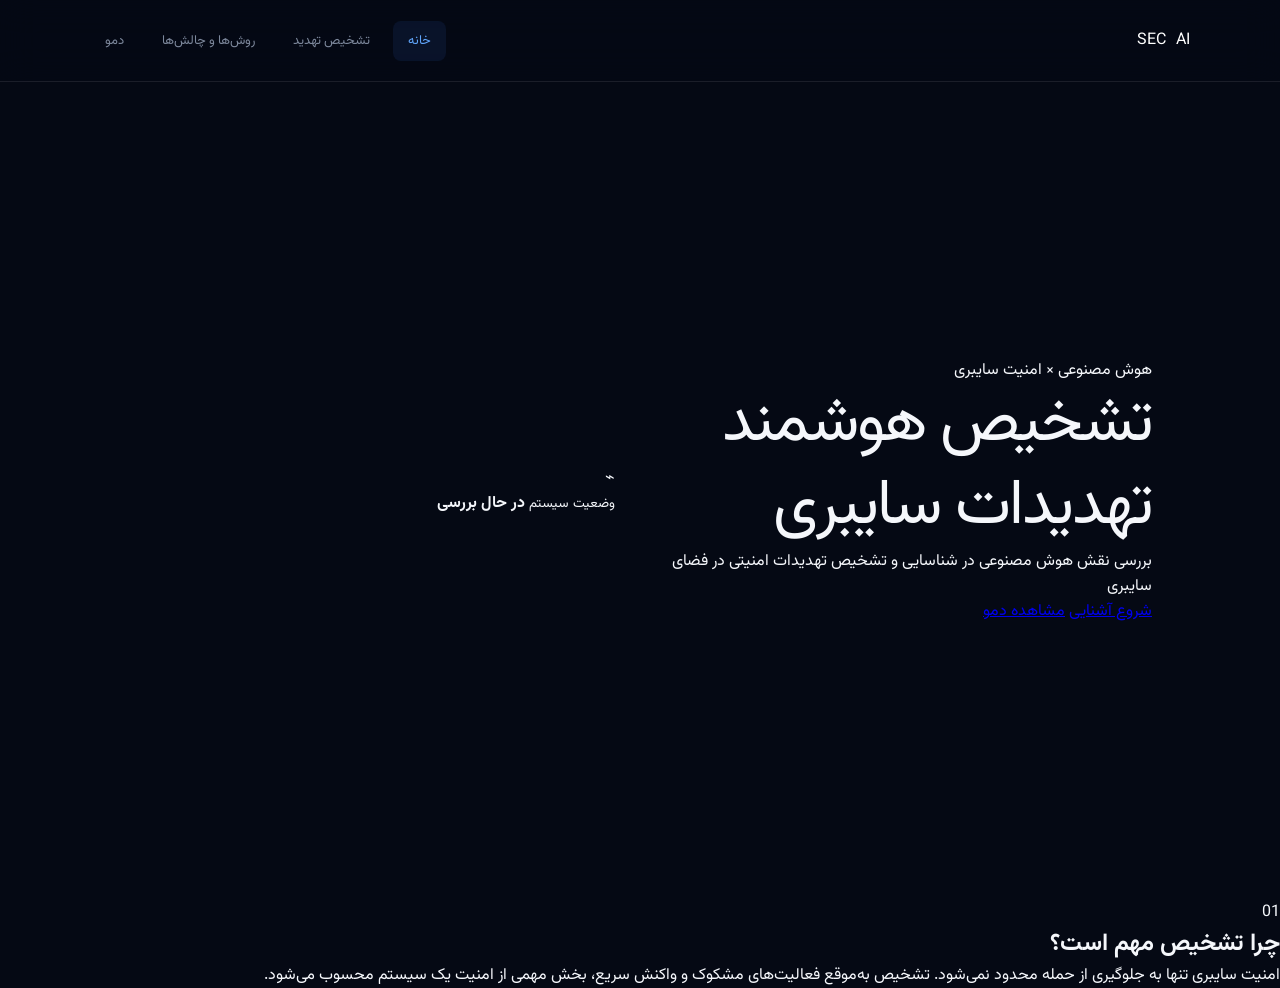
<file: Index.html>
<!DOCTYPE html>
<html lang="fa" dir="rtl">
<head>
    <meta charset="UTF-8">
    <meta name="viewport" content="width=device-width, initial-scale=1.0">

    <title>هوش مصنوعی در امنیت سایبری</title>

    <link rel="preconnect" href="https://fonts.googleapis.com">
    <link rel="preconnect" href="https://fonts.gstatic.com" crossorigin>
    <link href="https://fonts.googleapis.com/css2?family=Vazirmatn:wght@400;500;600;700;800&display=swap" rel="stylesheet">

    <link rel="stylesheet" href="style.css">
</head>

<body>

    <header class="navbar">
        <div class="logo">AI<span>SEC</span></div>

        <nav>
            <a href="index.html" class="active">خانه</a>
            <a href="#">تشخیص تهدید</a>
            <a href="#">روش‌ها و چالش‌ها</a>
            <a href="#">دمو</a>
        </nav>
    </header>


    <main class="hero">

        <div class="hero-text">

            <div class="tag">
                هوش مصنوعی × امنیت سایبری
            </div>

            <h1>
                تشخیص هوشمند
                <br>
                <span>تهدیدات سایبری</span>
            </h1>

            <p>
                بررسی نقش هوش مصنوعی در شناسایی و تشخیص
                تهدیدات امنیتی در فضای سایبری
            </p>

            <div class="buttons">
                <a href="#" class="primary-btn">شروع آشنایی</a>
                <a href="#" class="secondary-btn">مشاهده دمو</a>
            </div>

        </div>


        <div class="hero-visual">

            <div class="circle circle-one"></div>
            <div class="circle circle-two"></div>

            <div class="shield">
                <div class="shield-icon">⌁</div>
            </div>

            <div class="status-card">
                <div class="status-dot"></div>
                <div>
                    <small>وضعیت سیستم</small>
                    <strong>در حال بررسی</strong>
                </div>
            </div>

        </div>

    </main>


    <section class="intro">

        <div>
            <span class="section-number">01</span>
            <h2>چرا تشخیص مهم است؟</h2>
        </div>

        <p>
            امنیت سایبری تنها به جلوگیری از حمله محدود نمی‌شود.
            تشخیص به‌موقع فعالیت‌های مشکوک و واکنش سریع،
            بخش مهمی از امنیت یک سیستم محسوب می‌شود.
        </p>

    </section>

</body>
</html>
</file>
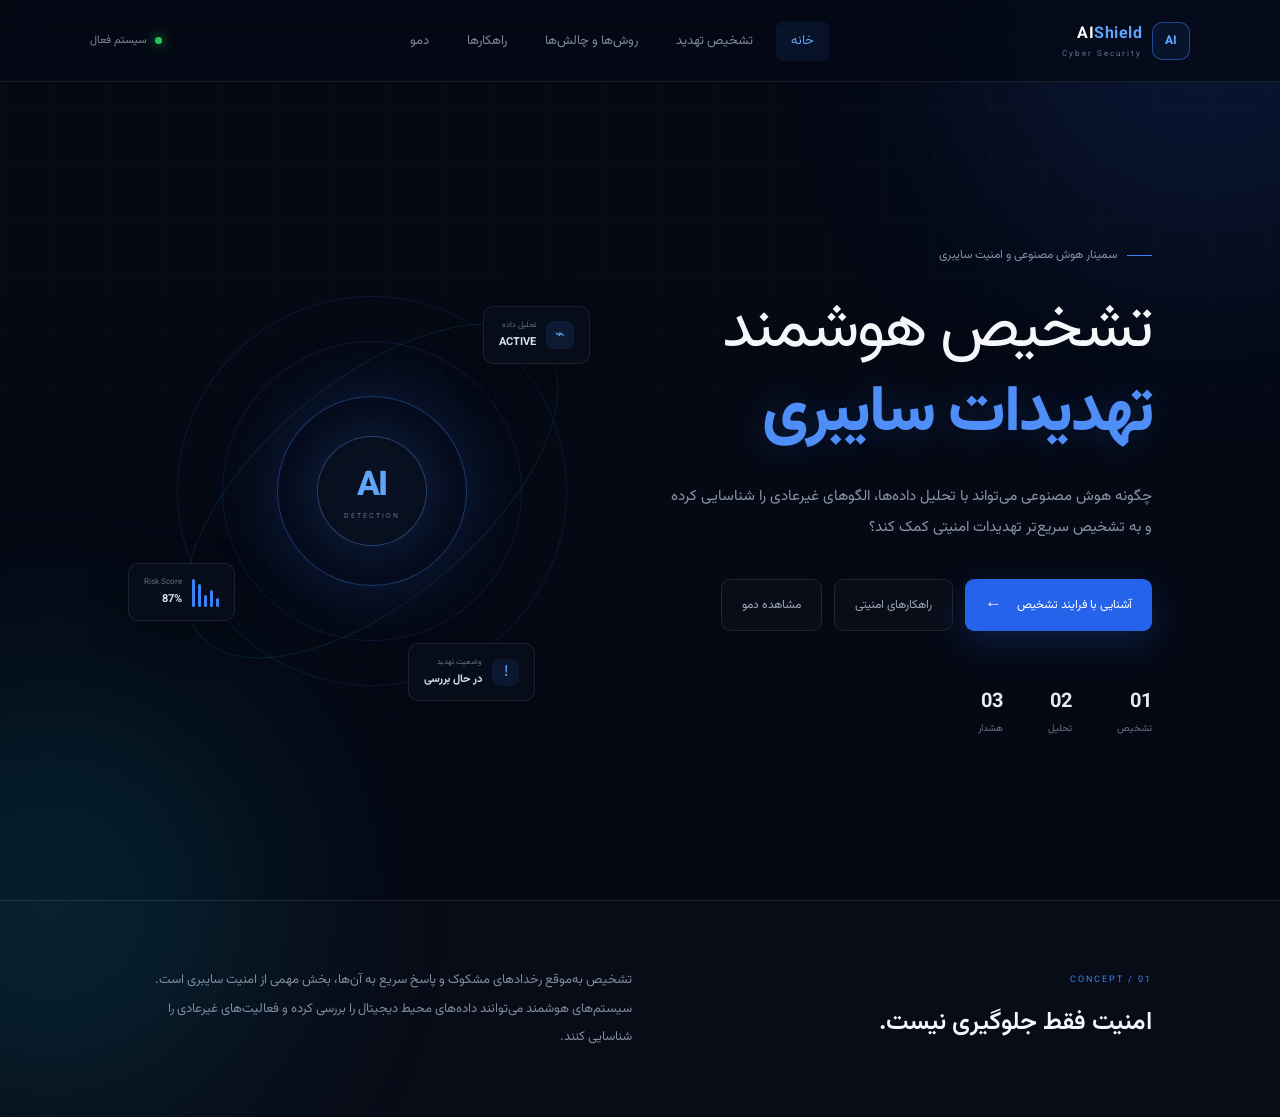
<file: index.html>
<!DOCTYPE html>
<html lang="fa" dir="rtl">

<head>
    <meta charset="UTF-8">
    <meta name="viewport" content="width=device-width, initial-scale=1.0">

    <title>AI Shield | هوش مصنوعی در امنیت سایبری</title>

    <link rel="preconnect" href="https://fonts.googleapis.com">
    <link rel="preconnect" href="https://fonts.gstatic.com" crossorigin>
    <link href="https://fonts.googleapis.com/css2?family=Vazirmatn:wght@300;400;500;600;700;800&display=swap" rel="stylesheet">

    <link rel="stylesheet" href="style.css">
</head>

<script src="script.js"></script>

<body>

    <!-- Background -->
    <div class="background-grid"></div>
    <div class="glow glow-1"></div>
    <div class="glow glow-2"></div>


    <!-- Navigation -->
    <header class="navbar">

        <a href="index.html" class="logo">
            <div class="logo-mark">AI</div>
            <div>
                <strong>AI<span>Shield</span></strong>
                <small>Cyber Security</small>
            </div>
        </a>

        <nav>
            <a href="index.html" class="active">خانه</a>
            <a href="detection.html">تشخیص تهدید</a>
            <a href="methods.html">روش‌ها و چالش‌ها</a>
            <a href="solutions.html">راهکارها</a>
            <a href="demo.html">دمو</a>
        </nav>

        <div class="nav-status">
            <i></i>
            سیستم فعال
        </div>

    </header>


    <!-- Hero -->
    <main class="hero">

        <section class="hero-content">

            <div class="eyebrow">
                <span></span>
                سمینار هوش مصنوعی و امنیت سایبری
            </div>

            <h1>
                تشخیص هوشمند
                <br>
                <strong>تهدیدات سایبری</strong>
            </h1>

            <p>
                چگونه هوش مصنوعی می‌تواند با تحلیل داده‌ها،
                الگوهای غیرعادی را شناسایی کرده و به تشخیص
                سریع‌تر تهدیدات امنیتی کمک کند؟
            </p>

            <div class="hero-buttons">

                <a href="detection.html" class="btn-primary">
                    آشنایی با فرایند تشخیص
                    <span>←</span>
                </a>

                <a href="solutions.html" class="btn-outline">
                    راهکارهای امنیتی
                </a>

                <a href="demo.html" class="btn-outline">
                    مشاهده دمو
                </a>

            </div>

            <div class="hero-info">

                <div>
                    <strong>01</strong>
                    <span>تشخیص</span>
                </div>

                <div>
                    <strong>02</strong>
                    <span>تحلیل</span>
                </div>

                <div>
                    <strong>03</strong>
                    <span>هشدار</span>
                </div>

            </div>

        </section>


        <!-- AI Graphic -->
        <section class="hero-graphic">

            <div class="orbital orbital-1"></div>
            <div class="orbital orbital-2"></div>
            <div class="orbital orbital-3"></div>

            <div class="core">

                <div class="core-inner">
                    <span>AI</span>
                    <small>DETECTION</small>
                </div>

            </div>


            <!-- Floating data cards -->

            <div class="data-card card-top">
                <span class="card-icon">⌁</span>

                <div>
                    <small>تحلیل داده</small>
                    <strong>ACTIVE</strong>
                </div>
            </div>


            <div class="data-card card-right">

                <div class="mini-chart">
                    <span></span>
                    <span></span>
                    <span></span>
                    <span></span>
                    <span></span>
                </div>

                <div>
                    <small>Risk Score</small>
                    <strong>87%</strong>
                </div>

            </div>


            <div class="data-card card-bottom">

                <span class="alert-icon">!</span>

                <div>
                    <small>وضعیت تهدید</small>
                    <strong>در حال بررسی</strong>
                </div>

            </div>

        </section>

    </main>


    <!-- Bottom section -->

    <section class="concept">

        <div class="concept-title">
            <span>01 / CONCEPT</span>
            <h2>امنیت فقط جلوگیری نیست.</h2>
        </div>

        <p>
            تشخیص به‌موقع رخدادهای مشکوک و پاسخ سریع به آن‌ها،
            بخش مهمی از امنیت سایبری است. سیستم‌های هوشمند
            می‌توانند داده‌های محیط دیجیتال را بررسی کرده و
            فعالیت‌های غیرعادی را شناسایی کنند.
        </p>

    </section>


    <script src="script.js"></script>

</body>
</html>
</file>
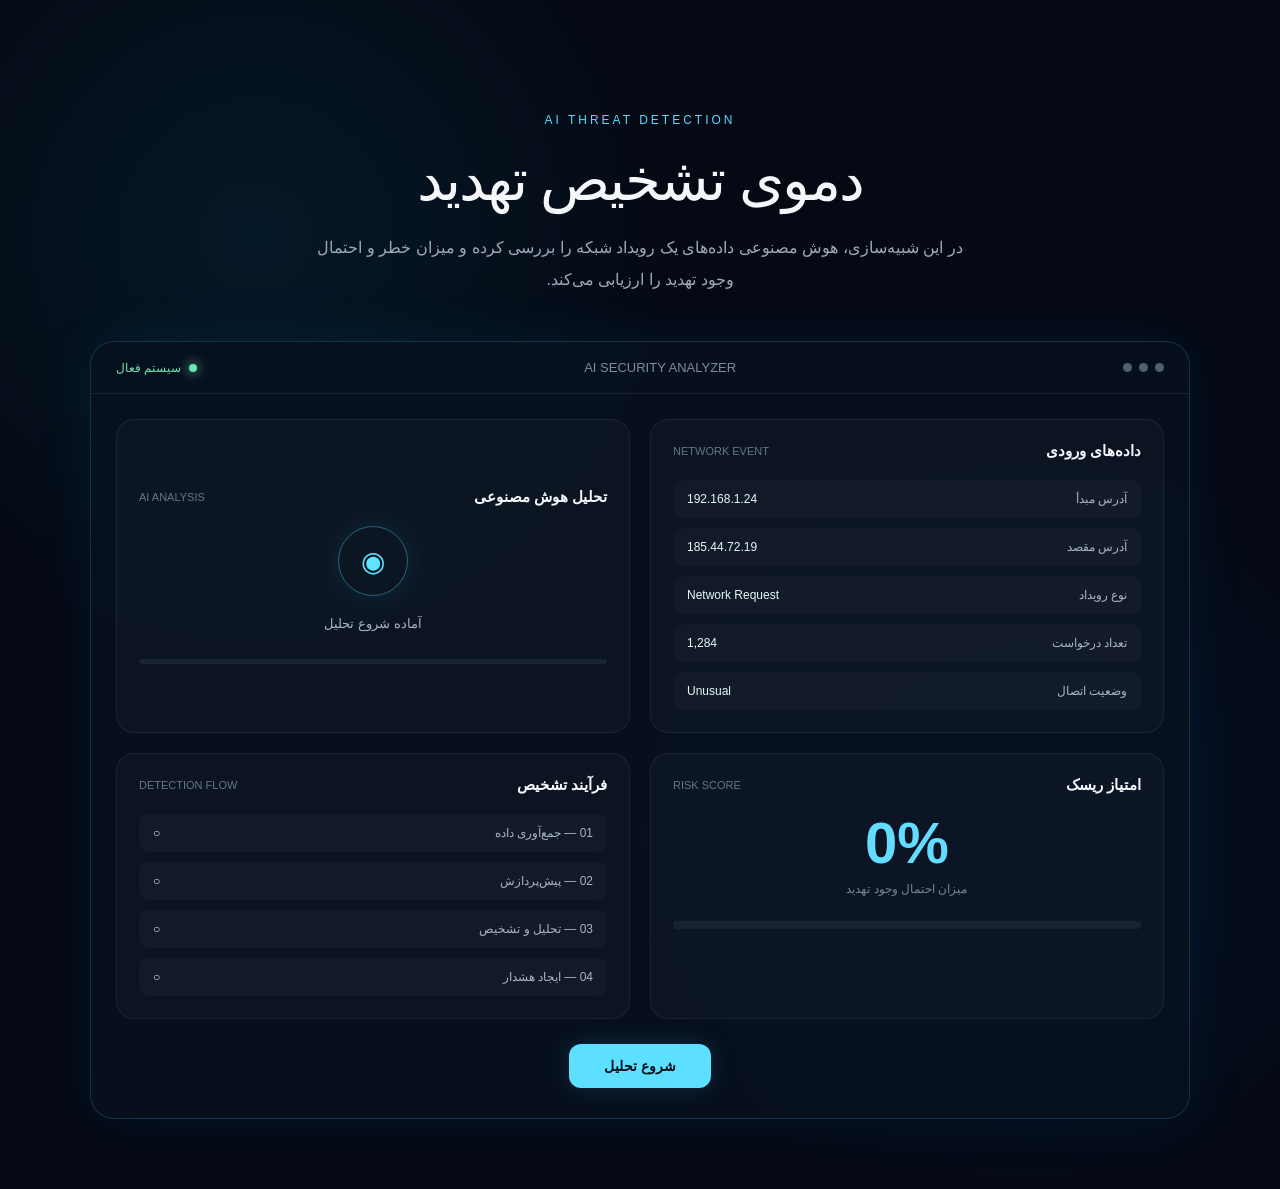
<file: demo.html>
<!DOCTYPE html>
<html lang="fa" dir="rtl">
<head>
    <meta charset="UTF-8">
    <meta name="viewport" content="width=device-width, initial-scale=1.0">
    <title>AI Threat Detection | Demo</title>

    <link rel="stylesheet" href="style.css">

    <style>
        .demo-page {
            min-height: 100vh;
            padding: 110px 7% 70px;
            background:
                radial-gradient(circle at 20% 20%, rgba(0, 200, 255, 0.08), transparent 30%),
                radial-gradient(circle at 80% 70%, rgba(0, 120, 255, 0.08), transparent 30%);
        }

        .demo-header {
            text-align: center;
            margin-bottom: 45px;
        }

        .demo-label {
            display: inline-block;
            font-size: 12px;
            letter-spacing: 3px;
            color: #55ddff;
            margin-bottom: 15px;
        }

        .demo-header h1 {
            font-size: clamp(32px, 5vw, 58px);
            margin: 0 0 15px;
        }

        .demo-header p {
            color: #9daab8;
            max-width: 650px;
            margin: auto;
            line-height: 2;
        }

        .demo-panel {
            max-width: 1100px;
            margin: auto;
            background: rgba(8, 17, 30, 0.9);
            border: 1px solid rgba(80, 210, 255, 0.18);
            border-radius: 24px;
            overflow: hidden;
            box-shadow: 0 0 60px rgba(0, 170, 255, 0.08);
        }

        .panel-top {
            display: flex;
            align-items: center;
            justify-content: space-between;
            padding: 18px 25px;
            border-bottom: 1px solid rgba(255,255,255,0.07);
        }

        .window-dots {
            display: flex;
            gap: 7px;
        }

        .window-dots span {
            width: 9px;
            height: 9px;
            border-radius: 50%;
            background: #52606d;
        }

        .panel-title {
            color: #7e8d9c;
            font-size: 13px;
        }

        .system-status {
            display: flex;
            align-items: center;
            gap: 8px;
            color: #69e6b1;
            font-size: 12px;
        }

        .status-dot {
            width: 8px;
            height: 8px;
            border-radius: 50%;
            background: #69e6b1;
            box-shadow: 0 0 12px #69e6b1;
        }

        .dashboard {
            display: grid;
            grid-template-columns: 1fr 1fr;
            gap: 20px;
            padding: 25px;
        }

        .demo-card {
            background: rgba(255,255,255,0.025);
            border: 1px solid rgba(255,255,255,0.06);
            border-radius: 18px;
            padding: 22px;
        }

        .card-title {
            display: flex;
            justify-content: space-between;
            align-items: center;
            margin-bottom: 20px;
        }

        .card-title h3 {
            margin: 0;
            font-size: 15px;
        }

        .card-title span {
            color: #667686;
            font-size: 11px;
        }

        .data-list {
            display: flex;
            flex-direction: column;
            gap: 10px;
        }

        .data-row {
            display: flex;
            justify-content: space-between;
            align-items: center;
            padding: 12px 14px;
            background: rgba(255,255,255,0.025);
            border-radius: 10px;
            font-size: 12px;
        }

        .data-row .name {
            color: #aab6c2;
        }

        .data-row .value {
            color: #e6f7ff;
            direction: ltr;
        }

        .analysis-box {
            min-height: 220px;
            display: flex;
            flex-direction: column;
            justify-content: center;
        }

        .analysis-icon {
            width: 70px;
            height: 70px;
            margin: 0 auto 20px;
            border-radius: 50%;
            border: 1px solid rgba(75, 220, 255, 0.4);
            display: flex;
            align-items: center;
            justify-content: center;
            color: #5ee4ff;
            font-size: 28px;
            box-shadow: 0 0 30px rgba(0, 200, 255, 0.12);
        }

        .analysis-text {
            text-align: center;
            color: #a9b6c2;
            font-size: 13px;
            min-height: 25px;
        }

        .progress {
            width: 100%;
            height: 5px;
            background: #182431;
            border-radius: 20px;
            overflow: hidden;
            margin-top: 18px;
        }

        .progress-bar {
            width: 0%;
            height: 100%;
            background: linear-gradient(90deg, #37c9ff, #6ee7ff);
            transition: width 0.5s ease;
        }

        .risk-card {
            text-align: center;
        }

        .risk-score {
            font-size: 58px;
            font-weight: 700;
            color: #62dcff;
            line-height: 1;
            margin: 20px 0 10px;
        }

        .risk-label {
            color: #778695;
            font-size: 12px;
        }

        .risk-bar {
            height: 8px;
            background: #172330;
            border-radius: 20px;
            margin: 25px 0 10px;
            overflow: hidden;
        }

        .risk-fill {
            width: 0%;
            height: 100%;
            background: linear-gradient(90deg, #4de0ff, #ffbd5c, #ff6675);
            transition: width 1s ease;
        }

        .alert-box {
            grid-column: 1 / -1;
            padding: 22px;
            border-radius: 16px;
            border: 1px solid rgba(255,255,255,0.07);
            background: rgba(255,255,255,0.02);
            display: none;
        }

        .alert-box.show {
            display: block;
            animation: alertAppear 0.5s ease;
        }

        @keyframes alertAppear {
            from {
                opacity: 0;
                transform: translateY(10px);
            }

            to {
                opacity: 1;
                transform: translateY(0);
            }
        }

        .alert-title {
            display: flex;
            align-items: center;
            gap: 10px;
            color: #ffbd5c;
            font-weight: 600;
            margin-bottom: 12px;
        }

        .alert-box p {
            color: #9caab7;
            font-size: 13px;
            line-height: 2;
            margin: 0;
        }

        .evidence {
            display: flex;
            flex-wrap: wrap;
            gap: 8px;
            margin-top: 15px;
        }

        .evidence span {
            padding: 7px 11px;
            border-radius: 8px;
            background: rgba(255,255,255,0.04);
            color: #a9bac7;
            font-size: 11px;
        }

        .demo-actions {
            display: flex;
            justify-content: center;
            padding: 0 25px 30px;
        }

        .start-btn {
            border: none;
            cursor: pointer;
            padding: 14px 35px;
            border-radius: 12px;
            color: #06111a;
            background: #5de0ff;
            font-family: inherit;
            font-size: 14px;
            font-weight: 700;
            transition: 0.25s;
            box-shadow: 0 0 25px rgba(70, 210, 255, 0.15);
        }

        .start-btn:hover {
            transform: translateY(-2px);
            box-shadow: 0 0 35px rgba(70, 210, 255, 0.3);
        }

        .start-btn:disabled {
            opacity: 0.5;
            cursor: not-allowed;
            transform: none;
        }

        @media (max-width: 750px) {
            .demo-page {
                padding: 90px 5% 50px;
            }

            .dashboard {
                grid-template-columns: 1fr;
            }

            .alert-box {
                grid-column: auto;
            }

            .panel-top {
                padding: 15px;
            }

            .dashboard {
                padding: 15px;
            }

            .demo-actions {
                padding: 0 15px 20px;
            }
        }
    </style>
</head>

<body>

    <main class="demo-page">

        <section class="demo-header">
            <span class="demo-label">AI THREAT DETECTION</span>
            <h1>دموی تشخیص تهدید</h1>
            <p>
                در این شبیه‌سازی، هوش مصنوعی داده‌های یک رویداد شبکه را
                بررسی کرده و میزان خطر و احتمال وجود تهدید را ارزیابی می‌کند.
            </p>
        </section>

        <section class="demo-panel">

            <div class="panel-top">
                <div class="window-dots">
                    <span></span>
                    <span></span>
                    <span></span>
                </div>

                <div class="panel-title">
                    AI SECURITY ANALYZER
                </div>

                <div class="system-status">
                    <span class="status-dot"></span>
                    سیستم فعال
                </div>
            </div>

            <div class="dashboard">

                <div class="demo-card">

                    <div class="card-title">
                        <h3>داده‌های ورودی</h3>
                        <span>NETWORK EVENT</span>
                    </div>

                    <div class="data-list">

                        <div class="data-row">
                            <span class="name">آدرس مبدأ</span>
                            <span class="value">192.168.1.24</span>
                        </div>

                        <div class="data-row">
                            <span class="name">آدرس مقصد</span>
                            <span class="value">185.44.72.19</span>
                        </div>

                        <div class="data-row">
                            <span class="name">نوع رویداد</span>
                            <span class="value">Network Request</span>
                        </div>

                        <div class="data-row">
                            <span class="name">تعداد درخواست</span>
                            <span class="value">1,284</span>
                        </div>

                        <div class="data-row">
                            <span class="name">وضعیت اتصال</span>
                            <span class="value">Unusual</span>
                        </div>

                    </div>

                </div>


                <div class="demo-card analysis-box">

                    <div class="card-title">
                        <h3>تحلیل هوش مصنوعی</h3>
                        <span>AI ANALYSIS</span>
                    </div>

                    <div class="analysis-icon" id="analysisIcon">
                        ◉
                    </div>

                    <div class="analysis-text" id="analysisText">
                        آماده شروع تحلیل
                    </div>

                    <div class="progress">
                        <div class="progress-bar" id="progressBar"></div>
                    </div>

                </div>


                <div class="demo-card risk-card">

                    <div class="card-title">
                        <h3>امتیاز ریسک</h3>
                        <span>RISK SCORE</span>
                    </div>

                    <div class="risk-score" id="riskScore">
                        0%
                    </div>

                    <div class="risk-label">
                        میزان احتمال وجود تهدید
                    </div>

                    <div class="risk-bar">
                        <div class="risk-fill" id="riskFill"></div>
                    </div>

                </div>


                <div class="demo-card">

                    <div class="card-title">
                        <h3>فرآیند تشخیص</h3>
                        <span>DETECTION FLOW</span>
                    </div>

                    <div class="data-list">

                        <div class="data-row">
                            <span class="name">01 — جمع‌آوری داده</span>
                            <span class="value" id="step1">○</span>
                        </div>

                        <div class="data-row">
                            <span class="name">02 — پیش‌پردازش</span>
                            <span class="value" id="step2">○</span>
                        </div>

                        <div class="data-row">
                            <span class="name">03 — تحلیل و تشخیص</span>
                            <span class="value" id="step3">○</span>
                        </div>

                        <div class="data-row">
                            <span class="name">04 — ایجاد هشدار</span>
                            <span class="value" id="step4">○</span>
                        </div>

                    </div>

                </div>


                <div class="alert-box" id="alertBox">

                    <div class="alert-title">
                        ⚠ تهدید مشکوک شناسایی شد
                    </div>

                    <p>
                        سیستم پس از تحلیل داده‌های ورودی، یک الگوی غیرعادی
                        را شناسایی کرده است. این نتیجه به‌عنوان یک هشدار
                        امنیتی برای بررسی بیشتر ثبت می‌شود.
                    </p>

                    <div class="evidence">
                        <span>رفتار غیرعادی</span>
                        <span>تعداد درخواست بالا</span>
                        <span>مقصد ناشناس</span>
                        <span>Risk Score: 87%</span>
                    </div>

                </div>

            </div>


            <div class="demo-actions">
                <button class="start-btn" id="startBtn">
                    شروع تحلیل
                </button>
            </div>

        </section>

    </main>


   
<script>
    const API_URL = "http://127.0.0.1:8000/api/alerts/";

    const startBtn = document.getElementById("startBtn");
    const progressBar = document.getElementById("progressBar");
    const analysisText = document.getElementById("analysisText");
    const analysisIcon = document.getElementById("analysisIcon");
    const riskScore = document.getElementById("riskScore");
    const riskFill = document.getElementById("riskFill");
    const alertBox = document.getElementById("alertBox");
    const alertTitle = alertBox.querySelector(".alert-title");
    const alertParagraph = alertBox.querySelector("p");
    const evidence = alertBox.querySelector(".evidence");

    const steps = [
        document.getElementById("step1"),
        document.getElementById("step2"),
        document.getElementById("step3"),
        document.getElementById("step4")
    ];

    function sleep(ms) {
        return new Promise(resolve => setTimeout(resolve, ms));
    }

    async function startAnalysis() {
        startBtn.disabled = true;
        startBtn.textContent = "در حال تحلیل...";
        alertBox.classList.remove("show");

        progressBar.style.width = "0%";
        riskFill.style.width = "0%";
        riskScore.textContent = "0%";
        analysisIcon.textContent = "◉";

        steps.forEach(step => step.textContent = "○");

        try {
            const stages = [
                "در حال آماده‌سازی داده‌ها...",
                "در حال ارسال داده‌ها به بک‌اند...",
                "بک‌اند در حال تحلیل رویداد...",
                "در انتظار نتیجه تحلیل..."
            ];

            for (let i = 0; i < stages.length; i++) {
                analysisText.textContent = stages[i];
                progressBar.style.width = ((i + 1) * 25) + "%";
                steps[i].textContent = "✓";
                await sleep(350);
            }

            const response = await fetch(API_URL, {
                method: "POST",
                headers: {
                    "Content-Type": "application/json"
                },
                body: JSON.stringify({
                    source_ip: "192.168.1.24",
                    destination_ip: "185.44.72.19",
                    threat_type: "Network Scan",
                    description:
                        "Unusual network activity, suspicious network scan, high number of requests (1284), and possible unauthorized access."
                })
            });

            const result = await response.json();

            if (!response.ok) {
                throw new Error(result.error || "خطا در تحلیل رویداد");
            }

            const score = Math.max(
                0,
                Math.min(100, Number(result.risk_score) || 0)
            );

            const severityNames = {
                low: "کم",
                medium: "متوسط",
                high: "زیاد",
                critical: "بحرانی"
            };

            const severity = severityNames[result.severity] || result.severity;

            riskScore.textContent = score + "%";
            riskFill.style.width = score + "%";
            progressBar.style.width = "100%";
            analysisIcon.textContent = score >= 40 ? "!" : "✓";

            analysisText.textContent =
                "تحلیل بک‌اند تکمیل شد — سطح تهدید: " + severity;

            alertTitle.textContent =
                score >= 40
                    ? "⚠ نتیجه تحلیل: رویداد نیازمند بررسی"
                    : "✓ نتیجه تحلیل: سطح ریسک پایین‌تر است";

            alertParagraph.textContent =
                (result.analysis || "تحلیل اضافی ارائه نشده است.") +
                " توصیه: " +
                (result.recommendation || "رویداد را بررسی کنید.");

            evidence.replaceChildren();

            [
                "سطح تهدید: " + severity,
                "امتیاز ریسک: " + score + "%",
                "شماره هشدار: " + result.id,
                "وضعیت: " + (result.status || "new")
            ].forEach(text => {
                const tag = document.createElement("span");
                tag.textContent = text;
                evidence.appendChild(tag);
            });

            alertBox.classList.add("show");

        } catch (error) {
            analysisIcon.textContent = "!";
            analysisText.textContent =
                "اتصال یا تحلیل ناموفق بود: " + error.message;

            progressBar.style.width = "0%";

            alertBox.classList.remove("show");

        } finally {
            startBtn.disabled = false;
            startBtn.textContent = "اجرای دوباره تحلیل";
        }
    }

    startBtn.addEventListener("click", startAnalysis);
</script>


</body>
</html>
</file>
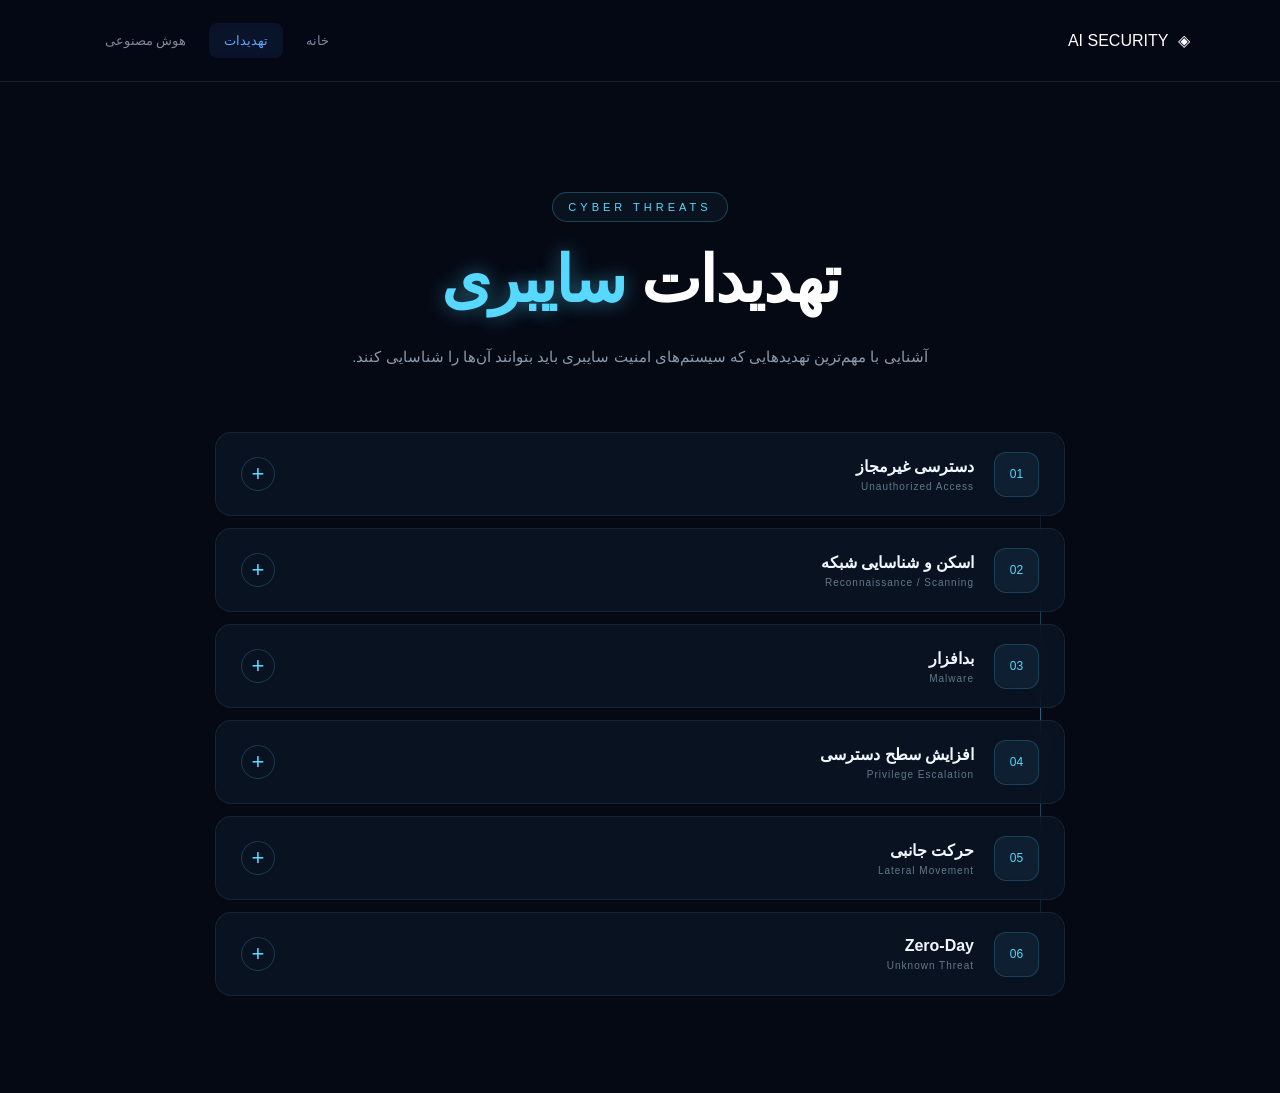
<file: detection.html>
<!DOCTYPE html>
<html lang="fa" dir="rtl">

<head>
    <meta charset="UTF-8">
    <meta name="viewport" content="width=device-width, initial-scale=1.0">

    <title>تهدیدات سایبری | AI Security</title>

    <link rel="stylesheet" href="style.css">
</head>

<body>

    <header class="navbar">

        <div class="logo">
            <span>◈</span>
            AI SECURITY
        </div>

        <nav>
            <a href="index.html">خانه</a>
            <a href="detection.html" class="active">تهدیدات</a>
            <a href="methods.html">هوش مصنوعی</a>
        </nav>

    </header>


    <main class="cyber-page">

        <section class="page-hero">

            <div class="hero-small-label">
                CYBER THREATS
            </div>

            <h1>
                تهدیدات
                <span>سایبری</span>
            </h1>

            <p>
                آشنایی با مهم‌ترین تهدیدهایی که سیستم‌های امنیت سایبری
                باید بتوانند آن‌ها را شناسایی کنند.
            </p>

        </section>


        <section class="threat-box">

            <div class="threat-line"></div>

            <div class="accordion-item">

                <button class="accordion-btn">

                    <div class="number">01</div>

                    <div class="button-text">
                        <strong>دسترسی غیرمجاز</strong>
                        <small>Unauthorized Access</small>
                    </div>

                    <div class="plus">+</div>

                </button>

                <div class="accordion-content">

                    <p>
                        ورود افراد یا سیستم‌های غیرمجاز به منابع و اطلاعات
                        یک شبکه. تشخیص این رفتار می‌تواند به جلوگیری از
                        دسترسی ناخواسته به داده‌ها کمک کند.
                    </p>

                </div>

            </div>


            <div class="accordion-item">

                <button class="accordion-btn">

                    <div class="number">02</div>

                    <div class="button-text">
                        <strong>اسکن و شناسایی شبکه</strong>
                        <small>Reconnaissance / Scanning</small>
                    </div>

                    <div class="plus">+</div>

                </button>

                <div class="accordion-content">

                    <p>
                        بررسی شبکه برای پیدا کردن سیستم‌ها، سرویس‌ها و
                        نقاط قابل دسترسی. این فعالیت‌ها می‌توانند توسط
                        سیستم‌های تشخیص تهدید شناسایی شوند.
                    </p>

                </div>

            </div>


            <div class="accordion-item">

                <button class="accordion-btn">

                    <div class="number">03</div>

                    <div class="button-text">
                        <strong>بدافزار</strong>
                        <small>Malware</small>
                    </div>

                    <div class="plus">+</div>

                </button>

                <div class="accordion-content">

                    <p>
                        بدافزارها برنامه‌هایی با هدف مخرب هستند. بررسی
                        رفتارها و الگوهای مشکوک می‌تواند به شناسایی
                        این نوع تهدیدها کمک کند.
                    </p>

                </div>

            </div>


            <div class="accordion-item">

                <button class="accordion-btn">

                    <div class="number">04</div>

                    <div class="button-text">
                        <strong>افزایش سطح دسترسی</strong>
                        <small>Privilege Escalation</small>
                    </div>

                    <div class="plus">+</div>

                </button>

                <div class="accordion-content">

                    <p>
                        در این تهدید، مهاجم تلاش می‌کند سطح دسترسی بیشتری
                        نسبت به مجوز اولیه خود به دست آورد.
                    </p>

                </div>

            </div>


            <div class="accordion-item">

                <button class="accordion-btn">

                    <div class="number">05</div>

                    <div class="button-text">
                        <strong>حرکت جانبی</strong>
                        <small>Lateral Movement</small>
                    </div>

                    <div class="plus">+</div>

                </button>

                <div class="accordion-content">

                    <p>
                        پس از نفوذ به یک بخش از شبکه، مهاجم ممکن است برای
                        رسیدن به سیستم‌ها و منابع دیگر در شبکه حرکت کند.
                    </p>

                </div>

            </div>


            <div class="accordion-item">

                <button class="accordion-btn">

                    <div class="number">06</div>

                    <div class="button-text">
                        <strong>Zero-Day</strong>
                        <small>Unknown Threat</small>
                    </div>

                    <div class="plus">+</div>

                </button>

                <div class="accordion-content">

                    <p>
                        تهدیدهای Zero-Day معمولاً الگوی شناخته‌شده‌ای ندارند
                        و به همین دلیل تشخیص آن‌ها برای روش‌های سنتی
                        دشوارتر است.
                    </p>

                </div>

            </div>

        </section>

    </main>


    <script src="script.js"></script>

</body>

</html>
</file>
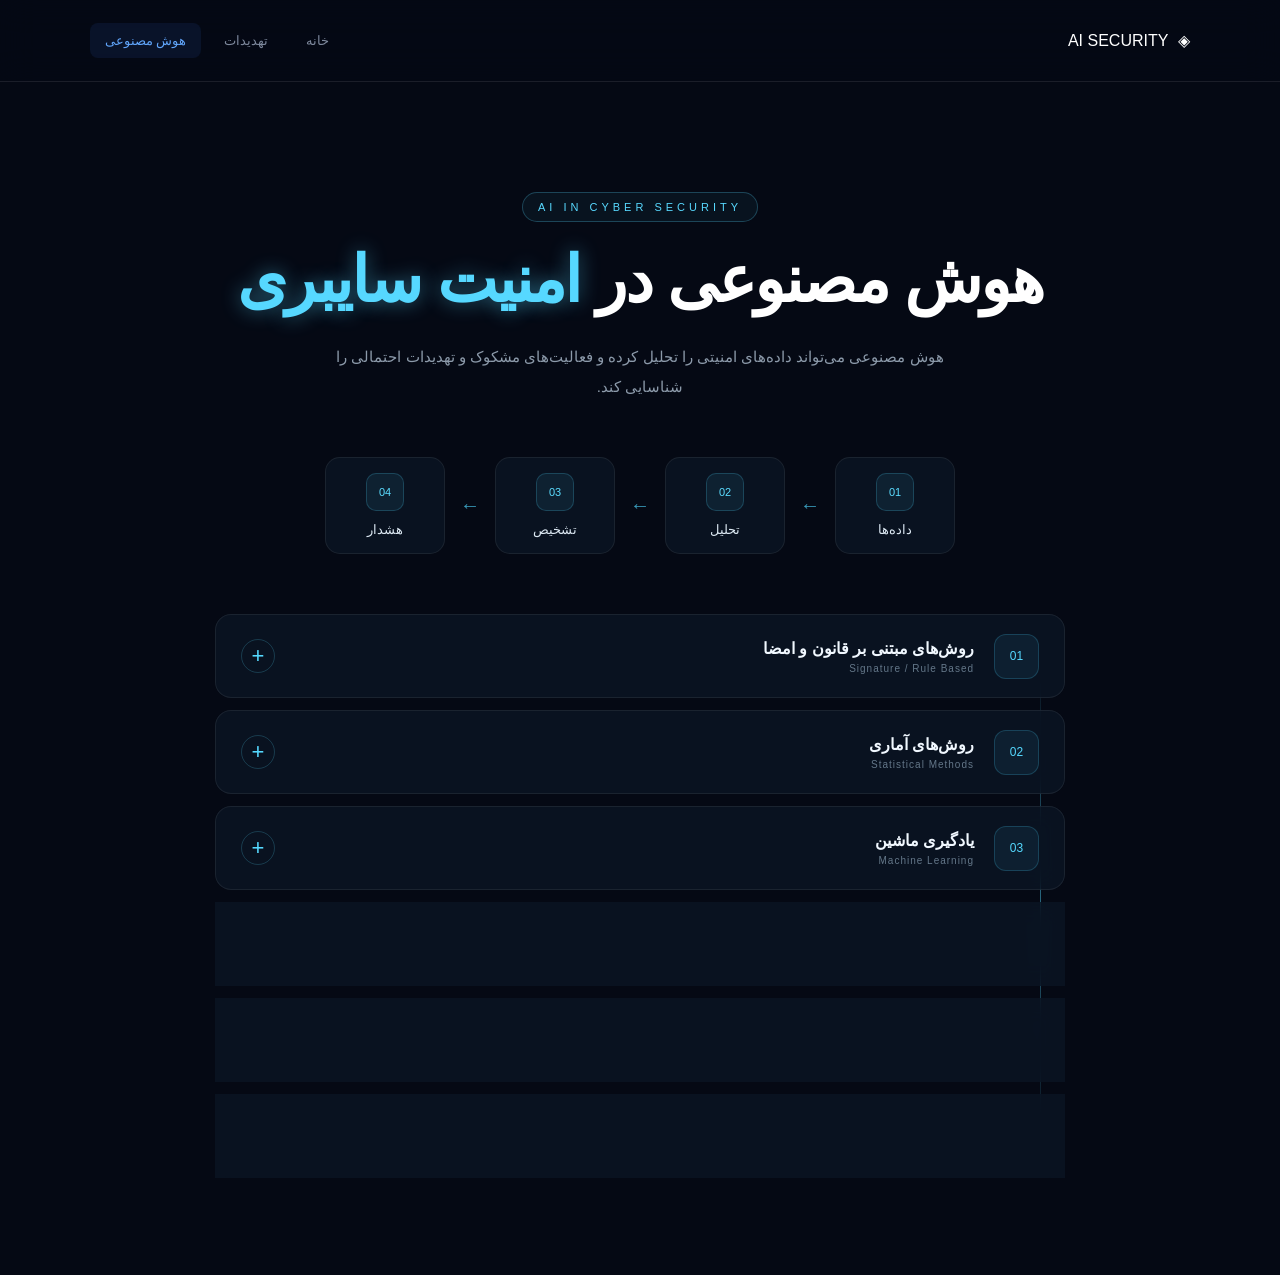
<file: methods.html>
<!DOCTYPE html>
<html lang="fa" dir="rtl">

<head>

    <meta charset="UTF-8">
    <meta name="viewport" content="width=device-width, initial-scale=1.0">

    <title>هوش مصنوعی | AI Security</title>

    <link rel="stylesheet" href="style.css">

</head>


<body>


    <header class="navbar">

        <div class="logo">
            <span>◈</span>
            AI SECURITY
        </div>

        <nav>
            <a href="index.html">خانه</a>
            <a href="detection.html">تهدیدات</a>
            <a href="methods.html" class="active">هوش مصنوعی</a>
        </nav>

    </header>



    <main class="cyber-page">


        <section class="page-hero">

            <div class="hero-small-label">
                AI IN CYBER SECURITY
            </div>

            <h1>
                هوش مصنوعی در
                <span>امنیت سایبری</span>
            </h1>

            <p>
                هوش مصنوعی می‌تواند داده‌های امنیتی را تحلیل کرده و
                فعالیت‌های مشکوک و تهدیدات احتمالی را شناسایی کند.
            </p>

        </section>



        <section class="ai-flow">

            <div class="flow-item">

                <div class="flow-icon">01</div>

                <span>داده‌ها</span>

            </div>


            <div class="flow-arrow">←</div>


            <div class="flow-item">

                <div class="flow-icon">02</div>

                <span>تحلیل</span>

            </div>


            <div class="flow-arrow">←</div>


            <div class="flow-item">

                <div class="flow-icon">03</div>

                <span>تشخیص</span>

            </div>


            <div class="flow-arrow">←</div>


            <div class="flow-item">

                <div class="flow-icon">04</div>

                <span>هشدار</span>

            </div>

        </section>



        <section class="threat-box">


            <div class="threat-line"></div>


            <div class="accordion-item">

                <button class="accordion-btn">

                    <div class="number">01</div>

                    <div class="button-text">

                        <strong>روش‌های مبتنی بر قانون و امضا</strong>

                        <small>Signature / Rule Based</small>

                    </div>

                    <div class="plus">+</div>

                </button>


                <div class="accordion-content">

                    <p>
                        این روش‌ها از قوانین و الگوهای شناخته‌شده برای
                        شناسایی تهدیدات استفاده می‌کنند؛ اما در برابر
                        تهدیدهای جدید مانند Zero-Day محدودیت دارند.
                    </p>

                </div>

            </div>



            <div class="accordion-item">

                <button class="accordion-btn">

                    <div class="number">02</div>

                    <div class="button-text">

                        <strong>روش‌های آماری</strong>

                        <small>Statistical Methods</small>

                    </div>

                    <div class="plus">+</div>

                </button>


                <div class="accordion-content">

                    <p>
                        در این روش، رفتار و داده‌ها با استفاده از مدل‌های
                        آماری بررسی می‌شوند تا فعالیت‌های غیرعادی
                        یا مشکوک شناسایی شوند.
                    </p>

                </div>

            </div>



            <div class="accordion-item">

                <button class="accordion-btn">

                    <div class="number">03</div>

                    <div class="button-text">

                        <strong>یادگیری ماشین</strong>

                        <small>Machine Learning</small>

                    </div>

                    <div class="plus">+</div>

                </button>


                <div class="accordion-content">

                    <p>
                        یادگیری ماشین با استفاده از داده‌های آموزشی،
                        الگوهای مرتبط با تهدیدات را یاد می‌گیرد و
                        می‌تواند برای تشخیص فعالیت‌های مشکوک استفاده شود.
                    </p>

                </div>

            </div>



            <div class="accordion-item">

                <button class="accordion-btn">

                    <div class="number">04</div>

                    <div class="button-text">

                        <strong>یادگیری عمیق</strong>

                        <small>Deep Learning</small>

                    </div>

                    <div class="plus">+</div>

                </button>


                <div class="accordion-content">

                    <p>
                        یادگیری عمیق می‌تواند ویژگی‌ها را به صورت خودکار
                        از داده‌ها استخراج کند؛ اما معمولاً به داده و
                        منابع محاسباتی بیشتری نیاز دارد.
                    </p>

                </div>

            </div>



            <div class="accordion-item">

                <button class="accordion-btn">

                    <div class="number">05</div>

                    <div class="button-text">

                        <strong>تشخیص ناهنجاری</strong>

                        <small>Anomaly Detection</small>

                    </div>

                    <div class="plus">+</div>

                </button>


                <div class="accordion-content">

                    <p>
                        در تشخیص ناهنجاری، رفتارهای غیرمعمول نسبت به
                        الگوی عادی بررسی می‌شوند. این روش می‌تواند
                        برای شناسایی تهدیدهای جدید مفید باشد.
                    </p>

                </div>

            </div>



            <div class="accordion-item">

                <button class="accordion-btn">

                    <div class="number">06</div>

                    <div class="button-text">

                        <strong>چالش‌های تشخیص</strong>

                        <small>Detection Challenges</small>

                    </div>

                    <div class="plus">+</div>

                </button>


                <div class="accordion-content">

                    <p>
                        مثبت کاذب، تأخیر در تشخیص، تغییر رفتار داده‌ها،
                        تهدیدهای Zero-Day و هزینه عملیاتی از چالش‌های
                        مهم سیستم‌های تشخیص تهدید هستند.
                    </p>

                </div>

            </div>


        </section>


    </main>


    <script src="script.js"></script>

</body>

</html>
</file>
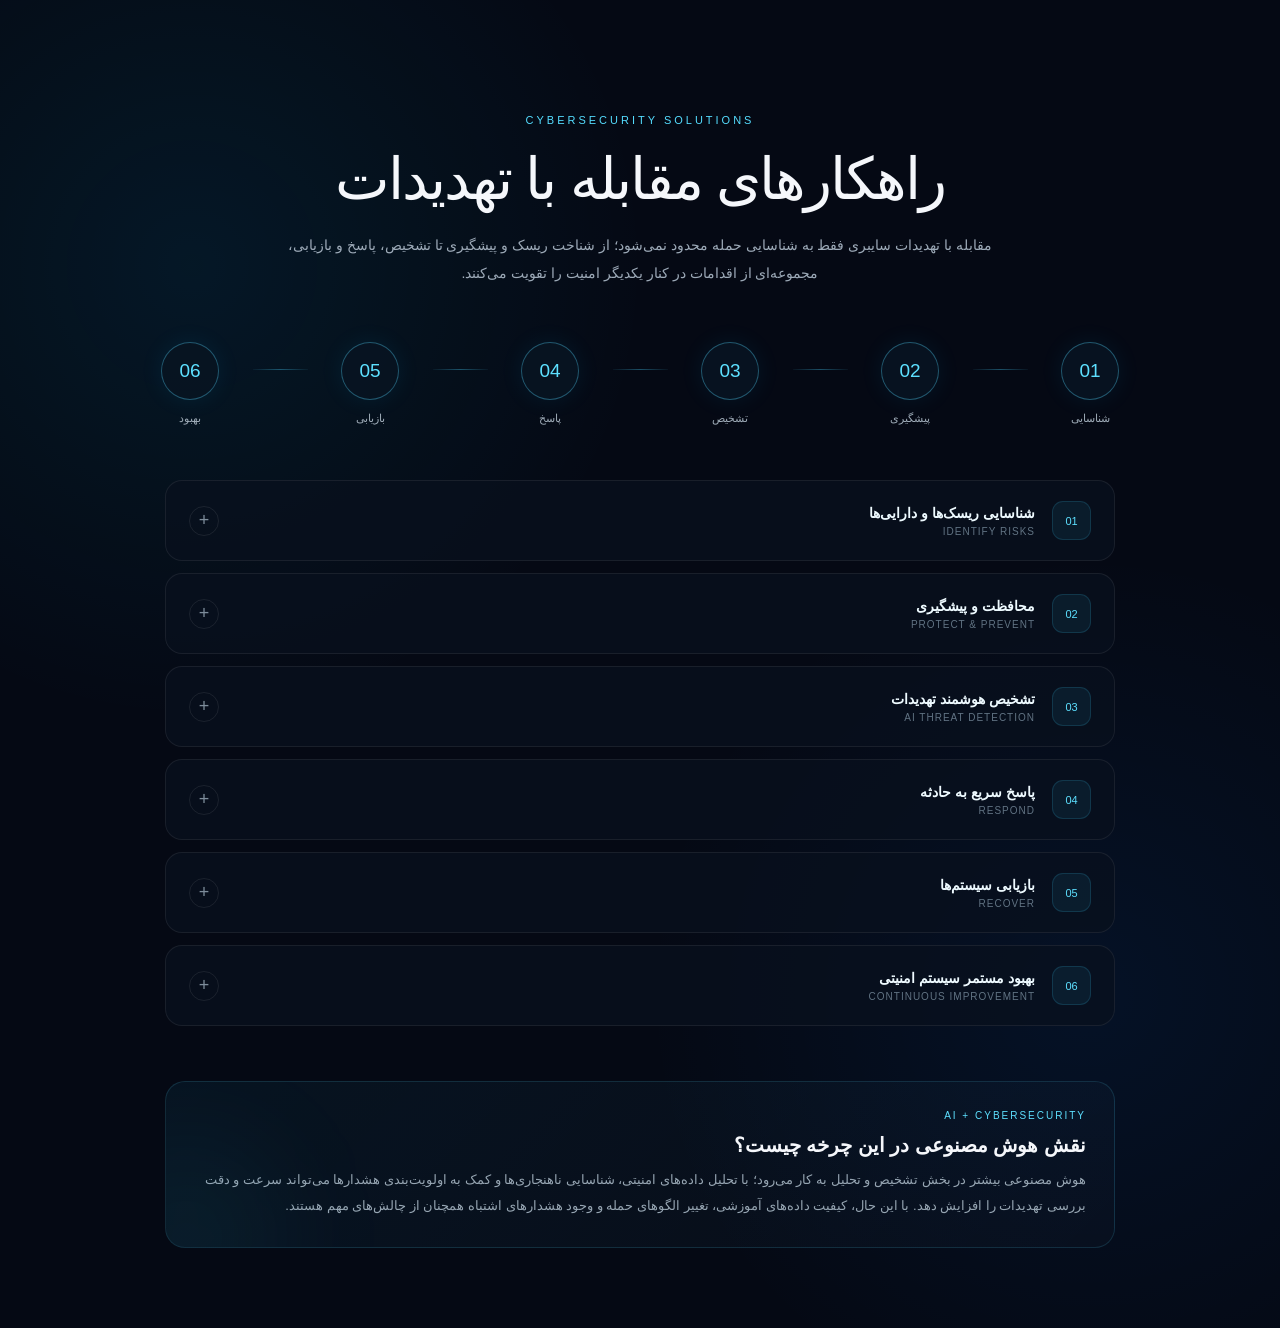
<file: solutions.html>
<!DOCTYPE html>
<html lang="fa" dir="rtl">
<head>
    <meta charset="UTF-8">
    <meta name="viewport" content="width=device-width, initial-scale=1.0">

    <title>راهکارهای امنیت سایبری</title>

    <link rel="stylesheet" href="style.css">

    <style>

        .solutions-page {
            min-height: 100vh;
            padding: 110px 7% 80px;
            background:
                radial-gradient(circle at 15% 20%, rgba(0, 200, 255, 0.08), transparent 30%),
                radial-gradient(circle at 85% 75%, rgba(0, 120, 255, 0.08), transparent 30%);
        }

        .solutions-header {
            text-align: center;
            max-width: 750px;
            margin: 0 auto 55px;
        }

        .solutions-label {
            display: inline-block;
            color: #55ddff;
            font-size: 11px;
            letter-spacing: 3px;
            margin-bottom: 15px;
        }

        .solutions-header h1 {
            margin: 0 0 15px;
            font-size: clamp(32px, 5vw, 58px);
        }

        .solutions-header p {
            color: #9daab8;
            line-height: 2;
            font-size: 14px;
        }


        /* PATH */

        .solution-path {
            max-width: 1050px;
            margin: 0 auto 55px;
            display: flex;
            align-items: center;
            justify-content: center;
            gap: 0;
        }

        .path-item {
            position: relative;
            display: flex;
            flex-direction: column;
            align-items: center;
            min-width: 125px;
        }

        .path-circle {
            width: 58px;
            height: 58px;
            border-radius: 50%;
            border: 1px solid rgba(80, 215, 255, 0.35);
            background: rgba(8, 20, 34, 0.9);
            display: flex;
            align-items: center;
            justify-content: center;
            color: #5de0ff;
            font-size: 19px;
            box-shadow: 0 0 25px rgba(0, 190, 255, 0.08);
            z-index: 2;
        }

        .path-item span {
            margin-top: 12px;
            color: #9eabb7;
            font-size: 11px;
            white-space: nowrap;
        }

        .path-line {
            width: 55px;
            height: 1px;
            background: linear-gradient(
                90deg,
                rgba(70, 210, 255, 0.05),
                rgba(70, 210, 255, 0.35),
                rgba(70, 210, 255, 0.05)
            );
            margin-bottom: 28px;
        }


        /* SOLUTION CARDS */

        .solutions-list {
            max-width: 950px;
            margin: auto;
            display: flex;
            flex-direction: column;
            gap: 12px;
        }

        .solution-item {
            border: 1px solid rgba(255,255,255,0.07);
            background: rgba(8, 17, 30, 0.75);
            border-radius: 17px;
            overflow: hidden;
            transition: 0.3s;
        }

        .solution-item:hover {
            border-color: rgba(80, 215, 255, 0.18);
        }

        .solution-item.open {
            border-color: rgba(80, 215, 255, 0.28);
            box-shadow: 0 0 30px rgba(0, 180, 255, 0.05);
        }

        .solution-button {
            width: 100%;
            border: none;
            background: transparent;
            color: #eefaff;
            cursor: pointer;
            padding: 20px 23px;
            display: flex;
            align-items: center;
            gap: 17px;
            text-align: right;
            font-family: inherit;
        }

        .solution-number {
            width: 39px;
            height: 39px;
            flex-shrink: 0;
            border-radius: 11px;
            background: rgba(65, 205, 255, 0.07);
            border: 1px solid rgba(65, 205, 255, 0.15);
            color: #5de0ff;
            display: flex;
            align-items: center;
            justify-content: center;
            font-size: 11px;
        }

        .solution-info {
            flex: 1;
        }

        .solution-info strong {
            display: block;
            font-size: 14px;
            margin-bottom: 5px;
        }

        .solution-info small {
            color: #617383;
            font-size: 10px;
            letter-spacing: 1px;
            direction: ltr;
            display: block;
        }

        .solution-plus {
            width: 30px;
            height: 30px;
            border-radius: 50%;
            border: 1px solid rgba(255,255,255,0.08);
            color: #7d8c9a;
            display: flex;
            align-items: center;
            justify-content: center;
            font-size: 18px;
            transition: 0.3s;
        }

        .solution-item.open .solution-plus {
            transform: rotate(45deg);
            color: #5de0ff;
            border-color: rgba(80, 215, 255, 0.25);
        }

        .solution-content {
            max-height: 0;
            overflow: hidden;
            transition: max-height 0.45s ease;
        }

        .solution-content-inner {
            padding: 0 23px 23px 79px;
            color: #96a5b2;
            font-size: 13px;
            line-height: 2.1;
        }

        .solution-content-inner p {
            margin: 0;
        }

        .solution-content-inner ul {
            margin: 12px 0 0;
            padding-right: 18px;
        }

        .solution-content-inner li {
            margin-bottom: 7px;
        }


        /* AI BOX */

        .ai-solution-box {
            max-width: 950px;
            margin: 55px auto 0;
            padding: 28px;
            border-radius: 20px;
            border: 1px solid rgba(80, 215, 255, 0.14);
            background:
                linear-gradient(
                    135deg,
                    rgba(50, 200, 255, 0.06),
                    rgba(255,255,255,0.015)
                );
            position: relative;
            overflow: hidden;
        }

        .ai-solution-box::before {
            content: "";
            position: absolute;
            width: 180px;
            height: 180px;
            border-radius: 50%;
            background: rgba(60, 210, 255, 0.07);
            filter: blur(60px);
            left: -70px;
            bottom: -80px;
        }

        .ai-box-label {
            color: #5de0ff;
            font-size: 10px;
            letter-spacing: 2px;
            margin-bottom: 12px;
            display: block;
        }

        .ai-solution-box h2 {
            font-size: 20px;
            margin: 0 0 10px;
        }

        .ai-solution-box p {
            color: #96a5b2;
            font-size: 13px;
            line-height: 2;
            margin: 0;
        }


        @media (max-width: 800px) {

            .solutions-page {
                padding: 90px 5% 60px;
            }

            .solution-path {
                overflow-x: auto;
                justify-content: flex-start;
                padding: 5px 10px 15px;
            }

            .path-item {
                min-width: 110px;
            }

            .path-line {
                width: 30px;
            }

            .solution-content-inner {
                padding: 0 20px 20px 20px;
            }

        }

    </style>
</head>


<body>

    <main class="solutions-page">


        <!-- HEADER -->

        <section class="solutions-header">

            <span class="solutions-label">
                CYBERSECURITY SOLUTIONS
            </span>

            <h1>
                راهکارهای مقابله با تهدیدات
            </h1>

            <p>
                مقابله با تهدیدات سایبری فقط به شناسایی حمله محدود نمی‌شود؛
                از شناخت ریسک و پیشگیری تا تشخیص، پاسخ و بازیابی،
                مجموعه‌ای از اقدامات در کنار یکدیگر امنیت را تقویت می‌کنند.
            </p>

        </section>



        <!-- PATH -->

        <div class="solution-path">

            <div class="path-item">
                <div class="path-circle">01</div>
                <span>شناسایی</span>
            </div>

            <div class="path-line"></div>

            <div class="path-item">
                <div class="path-circle">02</div>
                <span>پیشگیری</span>
            </div>

            <div class="path-line"></div>

            <div class="path-item">
                <div class="path-circle">03</div>
                <span>تشخیص</span>
            </div>

            <div class="path-line"></div>

            <div class="path-item">
                <div class="path-circle">04</div>
                <span>پاسخ</span>
            </div>

            <div class="path-line"></div>

            <div class="path-item">
                <div class="path-circle">05</div>
                <span>بازیابی</span>
            </div>

            <div class="path-line"></div>

            <div class="path-item">
                <div class="path-circle">06</div>
                <span>بهبود</span>
            </div>

        </div>



        <!-- SOLUTIONS -->

        <section class="solutions-list">


            <!-- 01 -->

            <article class="solution-item">

                <button class="solution-button">

                    <span class="solution-number">01</span>

                    <span class="solution-info">
                        <strong>شناسایی ریسک‌ها و دارایی‌ها</strong>
                        <small>IDENTIFY RISKS</small>
                    </span>

                    <span class="solution-plus">+</span>

                </button>

                <div class="solution-content">

                    <div class="solution-content-inner">

                        <p>
                            قبل از مقابله با تهدید، باید سیستم‌ها، داده‌ها،
                            سرویس‌های مهم و نقاط آسیب‌پذیر شناسایی شوند.
                            این کار کمک می‌کند ریسک‌های مهم‌تر در اولویت قرار بگیرند.
                        </p>

                        <ul>
                            <li>شناسایی دارایی‌ها و داده‌های حساس</li>
                            <li>بررسی آسیب‌پذیری‌ها و ریسک‌های احتمالی</li>
                            <li>اولویت‌بندی ریسک‌ها</li>
                        </ul>

                    </div>

                </div>

            </article>



            <!-- 02 -->

            <article class="solution-item">

                <button class="solution-button">

                    <span class="solution-number">02</span>

                    <span class="solution-info">
                        <strong>محافظت و پیشگیری</strong>
                        <small>PROTECT & PREVENT</small>
                    </span>

                    <span class="solution-plus">+</span>

                </button>

                <div class="solution-content">

                    <div class="solution-content-inner">

                        <p>
                            بسیاری از تهدیدها را می‌توان با ایجاد لایه‌های
                            حفاظتی مناسب و کاهش نقاط ضعف، قبل از وقوع یا گسترش
                            آن‌ها کنترل کرد.
                        </p>

                        <ul>
                            <li>کنترل دسترسی کاربران</li>
                            <li>احراز هویت مناسب</li>
                            <li>به‌روزرسانی و وصله‌کردن سیستم‌ها</li>
                            <li>تهیه نسخه پشتیبان از داده‌های مهم</li>
                        </ul>

                    </div>

                </div>

            </article>



            <!-- 03 -->

            <article class="solution-item">

                <button class="solution-button">

                    <span class="solution-number">03</span>

                    <span class="solution-info">
                        <strong>تشخیص هوشمند تهدیدات</strong>
                        <small>AI THREAT DETECTION</small>
                    </span>

                    <span class="solution-plus">+</span>

                </button>

                <div class="solution-content">

                    <div class="solution-content-inner">

                        <p>
                            هوش مصنوعی می‌تواند حجم زیادی از داده‌ها و رویدادهای
                            امنیتی را تحلیل کرده و الگوهای غیرعادی را شناسایی کند.
                            روش‌هایی مانند یادگیری ماشین، یادگیری عمیق و تشخیص
                            ناهنجاری می‌توانند در این مرحله استفاده شوند.
                        </p>

                        <ul>
                            <li>تحلیل لاگ‌ها و رویدادهای امنیتی</li>
                            <li>تشخیص رفتارهای غیرعادی</li>
                            <li>امتیازدهی به سطح ریسک</li>
                            <li>اولویت‌بندی هشدارها</li>
                        </ul>

                    </div>

                </div>

            </article>



            <!-- 04 -->

            <article class="solution-item">

                <button class="solution-button">

                    <span class="solution-number">04</span>

                    <span class="solution-info">
                        <strong>پاسخ سریع به حادثه</strong>
                        <small>RESPOND</small>
                    </span>

                    <span class="solution-plus">+</span>

                </button>

                <div class="solution-content">

                    <div class="solution-content-inner">

                        <p>
                            پس از شناسایی یک تهدید، واکنش سریع می‌تواند از
                            گسترش آن و افزایش خسارت جلوگیری کند. هشدارهای
                            اولویت‌بندی‌شده به تیم امنیتی کمک می‌کنند سریع‌تر
                            روی موارد مهم تمرکز کنند.
                        </p>

                        <ul>
                            <li>بررسی و اعتبارسنجی هشدار</li>
                            <li>محدود کردن اثر حادثه</li>
                            <li>جلوگیری از گسترش تهدید</li>
                            <li>تحلیل شواهد و علت حادثه</li>
                        </ul>

                    </div>

                </div>

            </article>



            <!-- 05 -->

            <article class="solution-item">

                <button class="solution-button">

                    <span class="solution-number">05</span>

                    <span class="solution-info">
                        <strong>بازیابی سیستم‌ها</strong>
                        <small>RECOVER</small>
                    </span>

                    <span class="solution-plus">+</span>

                </button>

                <div class="solution-content">

                    <div class="solution-content-inner">

                        <p>
                            بعد از یک حادثه امنیتی، سیستم‌ها و سرویس‌های
                            آسیب‌دیده باید به وضعیت قابل استفاده بازگردند.
                            نسخه‌های پشتیبان و برنامه بازیابی می‌توانند
                            در این مرحله نقش مهمی داشته باشند.
                        </p>

                        <ul>
                            <li>بازگردانی سرویس‌های آسیب‌دیده</li>
                            <li>استفاده از نسخه‌های پشتیبان</li>
                            <li>بررسی وضعیت سیستم پس از حادثه</li>
                        </ul>

                    </div>

                </div>

            </article>



            <!-- 06 -->

            <article class="solution-item">

                <button class="solution-button">

                    <span class="solution-number">06</span>

                    <span class="solution-info">
                        <strong>بهبود مستمر سیستم امنیتی</strong>
                        <small>CONTINUOUS IMPROVEMENT</small>
                    </span>

                    <span class="solution-plus">+</span>

                </button>

                <div class="solution-content">

                    <div class="solution-content-inner">

                        <p>
                            تهدیدات سایبری دائماً تغییر می‌کنند؛ بنابراین
                            سیستم تشخیص نیز باید با داده‌ها و تجربه‌های جدید
                            بهبود پیدا کند. بررسی نتایج و بازخوردها می‌تواند
                            به کاهش خطاهای تشخیص کمک کند.
                        </p>

                        <ul>
                            <li>بررسی نتایج تشخیص</li>
                            <li>استفاده از بازخوردهای امنیتی</li>
                            <li>به‌روزرسانی داده‌ها و مدل‌ها</li>
                            <li>کاهش هشدارهای اشتباه</li>
                        </ul>

                    </div>

                </div>

            </article>


        </section>



        <!-- AI BOX -->

        <section class="ai-solution-box">

            <span class="ai-box-label">
                AI + CYBERSECURITY
            </span>

            <h2>
                نقش هوش مصنوعی در این چرخه چیست؟
            </h2>

            <p>
                هوش مصنوعی بیشتر در بخش تشخیص و تحلیل به کار می‌رود؛
                با تحلیل داده‌های امنیتی، شناسایی ناهنجاری‌ها و کمک به
                اولویت‌بندی هشدارها می‌تواند سرعت و دقت بررسی تهدیدات را
                افزایش دهد. با این حال، کیفیت داده‌های آموزشی، تغییر
                الگوهای حمله و وجود هشدارهای اشتباه همچنان از چالش‌های مهم هستند.
            </p>

        </section>


    </main>



    <script>

        const solutionItems =
            document.querySelectorAll(".solution-item");

        solutionItems.forEach(item => {

            const button =
                item.querySelector(".solution-button");

            const content =
                item.querySelector(".solution-content");

            button.addEventListener("click", () => {

                solutionItems.forEach(otherItem => {

                    if (otherItem !== item) {

                        otherItem.classList.remove("open");

                        const otherContent =
                            otherItem.querySelector(".solution-content");

                        otherContent.style.maxHeight = null;
                    }

                });


                item.classList.toggle("open");


                if (item.classList.contains("open")) {

                    content.style.maxHeight =
                        content.scrollHeight + "px";

                } else {

                    content.style.maxHeight = null;

                }

            });

        });

    </script>

</body>
</html>
</file>
<file: style.css>
* {
    margin: 0;
    padding: 0;
    box-sizing: border-box;
}

:root {
    --bg: #050914;
    --bg-light: #0a1020;
    --blue: #3b82f6;
    --cyan: #22d3ee;
    --text: #f5f7fb;
    --muted: #8994a8;
    --border: rgba(255, 255, 255, 0.09);
}

html {
    scroll-behavior: smooth;
}

body {
    font-family: "Vazirmatn", sans-serif;
    background: var(--bg);
    color: var(--text);
    min-height: 100vh;
    overflow-x: hidden;
}


/* =========================
   Background
========================= */

.background-grid {
    position: fixed;
    inset: 0;
    z-index: -3;

    background-image:
        linear-gradient(rgba(255,255,255,0.025) 1px, transparent 1px),
        linear-gradient(90deg, rgba(255,255,255,0.025) 1px, transparent 1px);

    background-size: 55px 55px;

    mask-image: linear-gradient(
        to bottom,
        black 0%,
        transparent 80%
    );
}

.glow {
    position: fixed;
    border-radius: 50%;
    filter: blur(120px);
    opacity: 0.16;
    z-index: -2;
}

.glow-1 {
    width: 450px;
    height: 450px;
    background: #2563eb;
    top: -200px;
    right: -150px;
}

.glow-2 {
    width: 400px;
    height: 400px;
    background: #06b6d4;
    bottom: -200px;
    left: -150px;
}


/* =========================
   Navbar
========================= */

.navbar {
    width: 100%;
    height: 82px;

    padding: 0 7%;

    display: flex;
    align-items: center;
    justify-content: space-between;

    border-bottom: 1px solid var(--border);

    background: rgba(5, 9, 20, 0.75);
    backdrop-filter: blur(18px);

    position: relative;
    z-index: 10;
}

.logo {
    display: flex;
    align-items: center;
    gap: 10px;

    text-decoration: none;
    color: white;
}

.logo-mark {
    width: 38px;
    height: 38px;

    display: flex;
    align-items: center;
    justify-content: center;

    border: 1px solid rgba(59, 130, 246, 0.5);
    border-radius: 10px;

    color: #60a5fa;
    font-size: 12px;
    font-weight: 800;

    background: rgba(59, 130, 246, 0.08);
}

.logo strong {
    display: block;
    font-size: 16px;
    letter-spacing: 0.5px;
}

.logo strong span {
    color: #60a5fa;
}

.logo small {
    display: block;
    margin-top: 1px;

    color: #64748b;
    font-size: 8px;
    letter-spacing: 2px;
    direction: ltr;
}

nav {
    display: flex;
    gap: 8px;
}

nav a {
    padding: 10px 15px;

    text-decoration: none;
    color: #7d889c;

    font-size: 13px;

    border-radius: 8px;

    transition: 0.3s;
}

nav a:hover,
nav a.active {
    color: white;
    background: rgba(59, 130, 246, 0.09);
}

nav a.active {
    color: #60a5fa;
}

.nav-status {
    display: flex;
    align-items: center;
    gap: 8px;

    color: #7d889c;
    font-size: 11px;
}

.nav-status i {
    width: 7px;
    height: 7px;

    border-radius: 50%;
    background: #22c55e;

    box-shadow: 0 0 12px #22c55e;
}


/* =========================
   Hero
========================= */

.hero {
    min-height: calc(100vh - 82px);

    padding: 70px 10%;

    display: grid;
    grid-template-columns: 1fr 1fr;
    align-items: center;

    gap: 50px;
}

.hero-content {
    max-width: 650px;
}

.eyebrow {
    display: flex;
    align-items: center;
    gap: 10px;

    color: #8290a7;
    font-size: 12px;

    margin-bottom: 25px;
}

.eyebrow span {
    width: 25px;
    height: 1px;
    background: #3b82f6;
}

h1 {
    font-size: clamp(42px, 5vw, 68px);
    line-height: 1.3;

    font-weight: 400;

    letter-spacing: -2px;
}

h1 strong {
    color: #4f8df7;
    font-weight: 800;

    text-shadow: 0 0 35px rgba(59,130,246,0.25);
}

.hero-content > p {
    margin-top: 25px;

    max-width: 570px;

    color: var(--muted);
    font-size: 15px;
    line-height: 2.1;
}

.hero-buttons {
    display: flex;
    gap: 12px;

    margin-top: 35px;
}

.btn-primary,
.btn-outline {
    display: flex;
    align-items: center;
    gap: 15px;

    padding: 13px 20px;

    border-radius: 9px;

    text-decoration: none;

    font-size: 12px;

    transition: 0.3s;
}

.btn-primary {
    background: #2563eb;
    color: white;

    box-shadow: 0 12px 35px rgba(37,99,235,0.22);
}

.btn-primary:hover {
    transform: translateY(-3px);
    background: #3478ed;
}

.btn-primary span {
    font-size: 17px;
}

.btn-outline {
    border: 1px solid var(--border);
    color: #9ba7b9;

    background: rgba(255,255,255,0.02);
}

.btn-outline:hover {
    color: white;
    border-color: rgba(59,130,246,0.4);
}


/* =========================
   Hero information
========================= */

.hero-info {
    display: flex;
    gap: 45px;

    margin-top: 55px;
}

.hero-info div {
    display: flex;
    flex-direction: column;
    gap: 3px;
}

.hero-info strong {
    font-size: 20px;
    color: #e7edf8;
}

.hero-info span {
    font-size: 10px;
    color: #667085;
}


/* =========================
   AI Graphic
========================= */

.hero-graphic {
    height: 500px;

    position: relative;

    display: flex;
    align-items: center;
    justify-content: center;
}

.core {
    width: 190px;
    height: 190px;

    border-radius: 50%;

    display: flex;
    align-items: center;
    justify-content: center;

    background:
        radial-gradient(
            circle,
            rgba(59,130,246,0.3),
            rgba(5,9,20,0.9) 65%
        );

    border: 1px solid rgba(59,130,246,0.4);

    box-shadow:
        0 0 70px rgba(37,99,235,0.22),
        inset 0 0 50px rgba(37,99,235,0.1);

    position: relative;
    z-index: 3;
}

.core-inner {
    width: 110px;
    height: 110px;

    border-radius: 50%;

    display: flex;
    flex-direction: column;
    align-items: center;
    justify-content: center;

    border: 1px solid rgba(96,165,250,0.35);

    background: rgba(8,15,30,0.9);
}

.core-inner span {
    color: #60a5fa;
    font-size: 34px;
    font-weight: 800;

    letter-spacing: -2px;
}

.core-inner small {
    margin-top: -2px;

    color: #667085;
    font-size: 7px;

    letter-spacing: 2px;
    direction: ltr;
}


/* Orbits */

.orbital {
    position: absolute;

    border: 1px solid rgba(59,130,246,0.14);

    border-radius: 50%;
}

.orbital-1 {
    width: 300px;
    height: 300px;

    transform: rotate(25deg);
}

.orbital-2 {
    width: 390px;
    height: 390px;

    transform: rotate(-30deg);
}

.orbital-3 {
    width: 450px;
    height: 220px;

    transform: rotate(-40deg);

    border-color: rgba(34,211,238,0.12);
}


/* Data cards */

.data-card {
    position: absolute;

    display: flex;
    align-items: center;
    gap: 10px;

    padding: 12px 15px;

    background: rgba(8,14,27,0.85);

    border: 1px solid var(--border);

    border-radius: 10px;

    backdrop-filter: blur(15px);

    box-shadow: 0 15px 40px rgba(0,0,0,0.25);

    z-index: 5;
}

.data-card small {
    display: block;

    color: #667085;
    font-size: 8px;
}

.data-card strong {
    display: block;

    margin-top: 3px;

    color: #d8e2f0;
    font-size: 11px;
}

.card-icon {
    width: 28px;
    height: 28px;

    display: flex;
    align-items: center;
    justify-content: center;

    border-radius: 7px;

    background: rgba(59,130,246,0.12);
    color: #60a5fa;
}

.card-top {
    top: 65px;
    right: 25px;
}

.card-right {
    bottom: 120px;
    left: 0;
}

.card-bottom {
    bottom: 40px;
    right: 80px;
}

.alert-icon {
    width: 27px;
    height: 27px;

    display: flex;
    align-items: center;
    justify-content: center;

    border-radius: 7px;

    background: rgba(59,130,246,0.1);
    color: #60a5fa;
}


/* Mini chart */

.mini-chart {
    height: 30px;

    display: flex;
    align-items: end;
    gap: 3px;
}

.mini-chart span {
    width: 3px;

    background: #3b82f6;
    border-radius: 5px;
}

.mini-chart span:nth-child(1) {
    height: 9px;
}

.mini-chart span:nth-child(2) {
    height: 17px;
}

.mini-chart span:nth-child(3) {
    height: 12px;
}

.mini-chart span:nth-child(4) {
    height: 23px;
}

.mini-chart span:nth-child(5) {
    height: 28px;
}


/* =========================
   Concept
========================= */

.concept {
    padding: 65px 10%;

    display: grid;
    grid-template-columns: 1fr 1.2fr;

    gap: 100px;

    border-top: 1px solid var(--border);

    background: rgba(255,255,255,0.015);
}

.concept-title span {
    color: #3b82f6;

    font-size: 9px;

    letter-spacing: 2px;

    direction: ltr;
}

.concept-title h2 {
    margin-top: 12px;

    font-size: 25px;
    font-weight: 600;
}

.concept p {
    color: #7f8ba0;

    font-size: 13px;
    line-height: 2.2;
}


/* =========================
   Responsive
========================= */

@media (max-width: 900px) {

    .navbar {
        padding: 0 5%;
    }

    nav {
        display: none;
    }

    .nav-status {
        display: none;
    }

    .hero {
        grid-template-columns: 1fr;
        text-align: center;

        padding: 65px 7%;
    }

    .hero-content {
        margin: auto;
    }

    .eyebrow,
    .hero-buttons {
        justify-content: center;
    }

    .hero-content > p {
        margin-left: auto;
        margin-right: auto;
    }

    .hero-info {
        justify-content: center;
    }

    .hero-graphic {
        height: 400px;
        transform: scale(0.8);
    }

    .concept {
        grid-template-columns: 1fr;
        gap: 25px;

        padding: 50px 7%;
    }
}

@media (max-width: 500px) {

    h1 {
        font-size: 39px;
    }

    .hero {
        padding-top: 45px;
    }

    .hero-buttons {
        flex-direction: column;
    }

    .btn-primary,
    .btn-outline {
        justify-content: center;
    }

    .hero-graphic {
        transform: scale(0.62);
        margin-top: -30px;
        margin-bottom: -50px;
    }

    .hero-info {
        gap: 25px;
    }
}
/* ================================
   INNER PAGES
================================ */

.cyber-page {
    width: 100%;
    max-width: 1050px;
    margin: 0 auto;
    padding: 110px 25px 80px;
}


/* PAGE TITLE */

.page-hero {
    text-align: center;
    margin-bottom: 55px;
}

.hero-small-label {
    display: inline-block;

    font-size: 11px;
    letter-spacing: 4px;

    color: #58d9ff;

    margin-bottom: 18px;

    padding: 8px 15px;

    border: 1px solid rgba(88, 217, 255, 0.25);

    border-radius: 30px;

    background: rgba(88, 217, 255, 0.05);
}

.page-hero h1 {
    margin: 0;

    font-size: clamp(35px, 5vw, 65px);

    line-height: 1.25;

    color: #ffffff;

    font-weight: 800;
}

.page-hero h1 span {
    color: #56d8ff;

    text-shadow:
        0 0 20px rgba(86, 216, 255, 0.45);
}

.page-hero p {
    max-width: 650px;

    margin: 22px auto 0;

    color: #8c9aaa;

    line-height: 2;

    font-size: 15px;
}


/* ACCORDION */

.threat-box {
    position: relative;

    max-width: 850px;

    margin: auto;

    padding: 5px 0;
}

.threat-line {
    position: absolute;

    right: 24px;

    top: 35px;

    bottom: 35px;

    width: 1px;

    background: linear-gradient(
        to bottom,
        transparent,
        rgba(82, 215, 255, 0.45),
        transparent
    );
}


.accordion-item {
    position: relative;

    margin-bottom: 12px;

    border: 1px solid rgba(255, 255, 255, 0.07);

    border-radius: 16px;

    background: rgba(12, 23, 38, 0.72);

    backdrop-filter: blur(12px);

    overflow: hidden;

    transition: 0.3s ease;
}


.accordion-item:hover {
    border-color: rgba(80, 213, 255, 0.25);

    transform: translateX(-3px);

    box-shadow:
        0 0 25px rgba(40, 190, 255, 0.06);
}


.accordion-btn {
    width: 100%;

    min-height: 82px;

    border: none;

    background: transparent;

    color: white;

    display: flex;

    align-items: center;

    gap: 20px;

    padding: 15px 25px;

    cursor: pointer;

    font-family: inherit;

    text-align: right;
}


.number {
    width: 45px;
    height: 45px;

    flex-shrink: 0;

    border-radius: 12px;

    display: flex;

    align-items: center;
    justify-content: center;

    font-size: 12px;

    color: #55d9ff;

    background: rgba(72, 210, 255, 0.07);

    border: 1px solid rgba(72, 210, 255, 0.2);
}


.button-text {
    flex: 1;

    display: flex;

    flex-direction: column;

    gap: 5px;
}


.button-text strong {
    font-size: 16px;

    font-weight: 700;

    color: #f1f8ff;
}


.button-text small {
    direction: ltr;

    text-align: right;

    font-size: 10px;

    letter-spacing: 1px;

    color: #647789;
}


.plus {
    width: 34px;
    height: 34px;

    border-radius: 50%;

    display: flex;

    align-items: center;
    justify-content: center;

    font-size: 22px;

    font-weight: 300;

    color: #55d9ff;

    border: 1px solid rgba(85, 217, 255, 0.2);

    transition: 0.35s ease;
}


/* CONTENT */

.accordion-content {
    max-height: 0;

    overflow: hidden;

    opacity: 0;

    transition:
        max-height 0.4s ease,
        opacity 0.3s ease,
        padding 0.4s ease;

    padding: 0 90px 0 85px;
}


.accordion-content p {
    margin: 0;

    padding-bottom: 25px;

    color: #91a2b3;

    font-size: 14px;

    line-height: 2.1;
}


/* OPEN */

.accordion-item.open {
    border-color: rgba(80, 213, 255, 0.28);

    background:
        linear-gradient(
            135deg,
            rgba(20, 50, 70, 0.75),
            rgba(10, 22, 37, 0.8)
        );

    box-shadow:
        0 0 35px rgba(50, 200, 255, 0.07);
}


.accordion-item.open .accordion-content {
    max-height: 250px;

    opacity: 1;
}


.accordion-item.open .plus {
    transform: rotate(45deg);

    background: rgba(78, 211, 255, 0.12);

    box-shadow:
        0 0 15px rgba(78, 211, 255, 0.2);
}


.accordion-item.open .number {
    background: rgba(78, 211, 255, 0.13);

    box-shadow:
        0 0 20px rgba(78, 211, 255, 0.12);
}


/* AI FLOW */

.ai-flow {
    display: flex;

    align-items: center;
    justify-content: center;

    gap: 15px;

    margin: 0 auto 55px;

    max-width: 800px;
}


.flow-item {
    min-width: 120px;

    padding: 15px;

    border-radius: 15px;

    text-align: center;

    background: rgba(12, 23, 38, 0.7);

    border: 1px solid rgba(255, 255, 255, 0.07);

    transition: 0.3s ease;
}


.flow-item:hover {
    transform: translateY(-5px);

    border-color: rgba(80, 213, 255, 0.3);

    box-shadow:
        0 0 25px rgba(80, 213, 255, 0.08);
}


.flow-icon {
    width: 38px;
    height: 38px;

    margin: 0 auto 9px;

    display: flex;

    align-items: center;
    justify-content: center;

    border-radius: 10px;

    color: #5bdcff;

    font-size: 11px;

    background: rgba(80, 213, 255, 0.08);

    border: 1px solid rgba(80, 213, 255, 0.2);
}


.flow-item span {
    font-size: 13px;

    color: #dce8f2;
}


.flow-arrow {
    color: #4fd7ff;

    font-size: 20px;

    opacity: 0.7;
}


/* MOBILE */

@media (max-width: 700px) {

    .cyber-page {
        padding: 90px 15px 50px;
    }


    .page-hero {
        margin-bottom: 35px;
    }


    .page-hero h1 {
        font-size: 35px;
    }


    .page-hero p {
        font-size: 13px;
    }


    .threat-line {
        right: 20px;
    }


    .accordion-btn {
        min-height: 72px;

        gap: 12px;

        padding: 12px 15px;
    }


    .number {
        width: 38px;
        height: 38px;

        font-size: 10px;
    }


    .button-text strong {
        font-size: 14px;
    }


    .button-text small {
        font-size: 8px;
    }


    .plus {
        width: 30px;
        height: 30px;
    }


    .accordion-content {
        padding: 0 60px 0 60px;
    }


    .accordion-content p {
        font-size: 13px;
    }


    .ai-flow {
        gap: 5px;

        margin-bottom: 35px;
    }


    .flow-item {
        min-width: 0;

        width: 25%;

        padding: 10px 5px;
    }


    .flow-item span {
        font-size: 10px;
    }


    .flow-arrow {
        font-size: 14px;
    }


    .flow-icon {
        width: 32px;
        height: 32px;
    }

}
</file>
